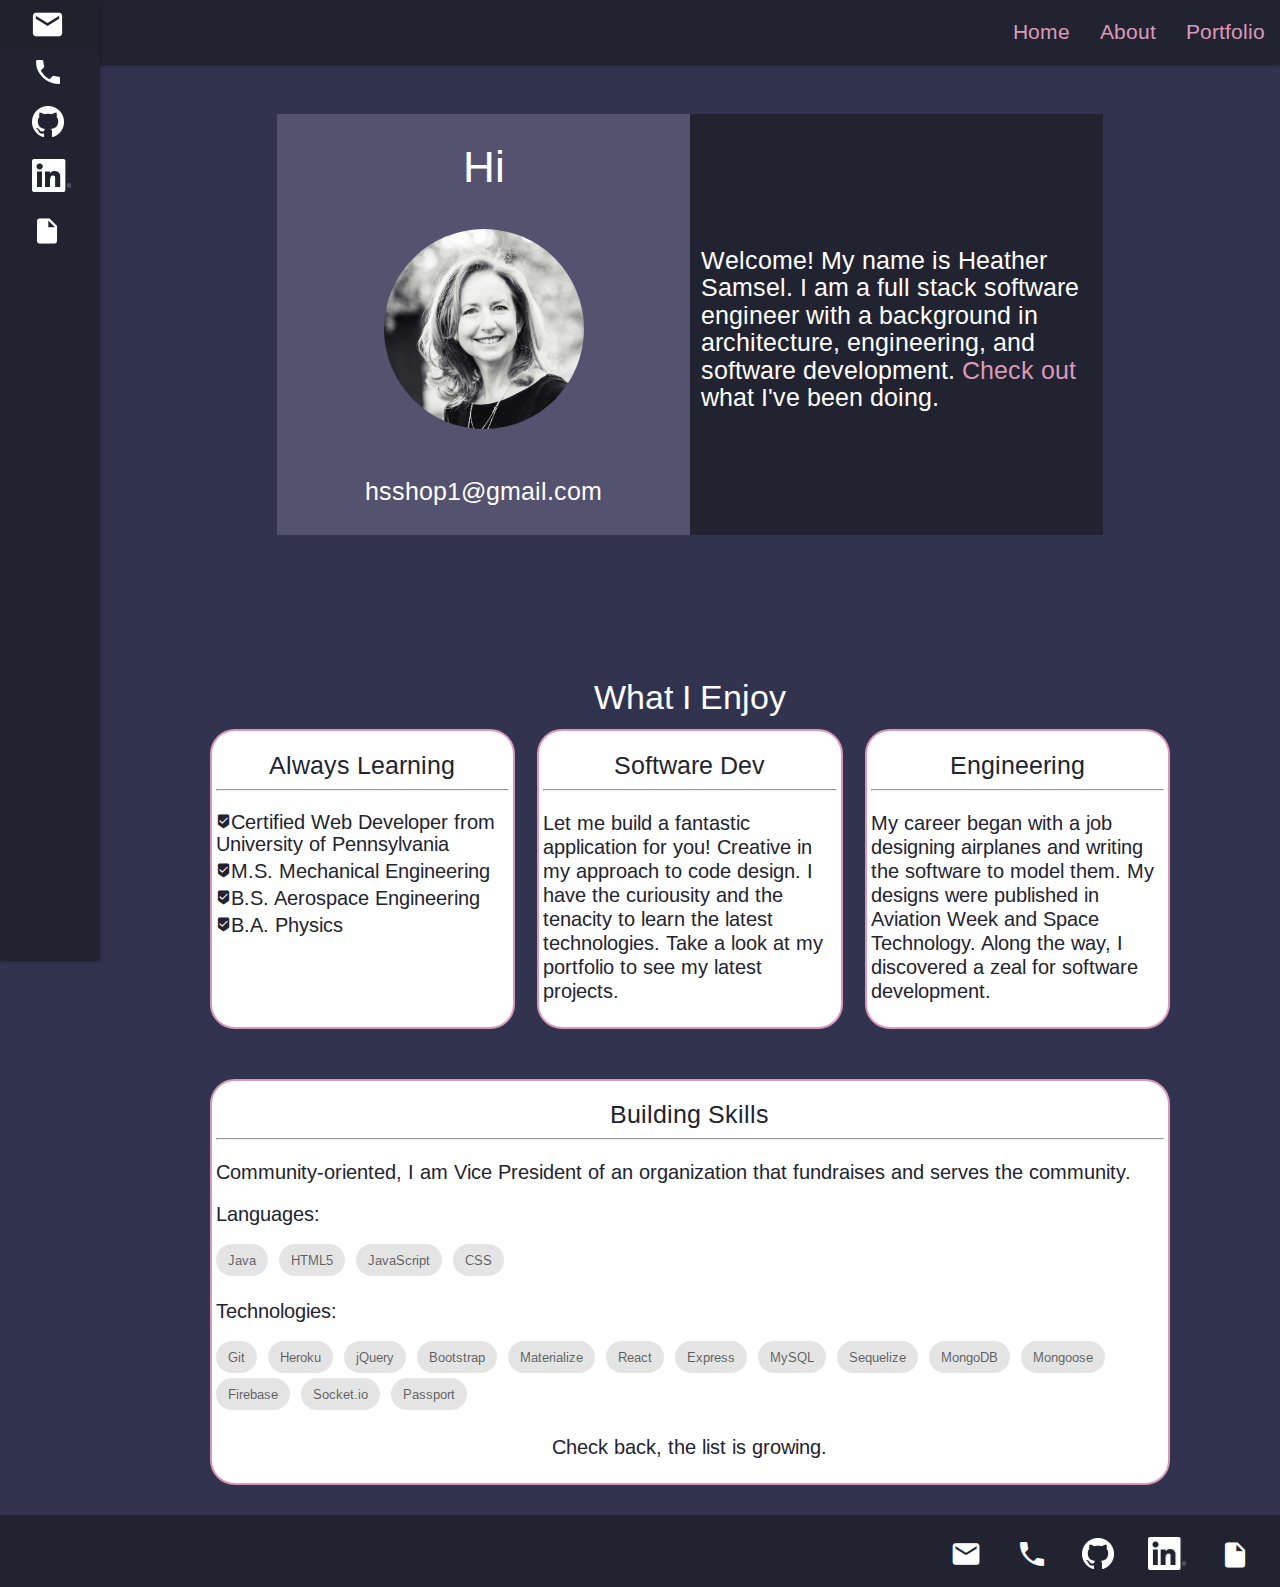
<file: index.html>
<!DOCTYPE html>
<html>

<head>
  <meta charset="utf-8">
  <meta http-equiv="X-UA-Compatible" content="IE=edge">
  <title>Heather's Portfolio</title>
  <meta name="viewport" content="width=device-width, initial-scale=1">

  <!-- call reset -->
  <link rel="stylesheet" type="text/css" media="screen" href="assets/css/reset.css">

  <!-- Add the Font -->
  <link href="https://fonts.googleapis.com/css?family=Arimo" rel="stylesheet">

  <!-- Compiled and minified Materialize CSS -->
  <link rel="stylesheet" href="https://cdnjs.cloudflare.com/ajax/libs/materialize/1.0.0/css/materialize.min.css">

  <!-- Materialize icons css-->
  <link href="https://fonts.googleapis.com/icon?family=Material+Icons" rel="stylesheet">

  <!-- Profile css-->
  <link rel="stylesheet" type="text/css" media="screen" href="assets/css/style.css">
</head>

<body>

  <header>
      <div class="navbar-fixed">
    <nav>
      <div class="nav-wrapper">

        <!-- The hambuger menu for responsive sidenav (Contact info)-->
        <ul id="nav-mobile1" class="left">
          <li><a href="#" data-target="slide-out" class="sidenav-trigger" style="color: #DB99B9;"><i
                class="material-icons">menu</i></a></li>
        </ul>

        <!-- <a href="#" class="brand-logo"><img src="assets/images/logo.png" style="height:90px; width:auto; "></a> -->
        <ul id="nav-mobile" class="right">
          <!-- <ul id="nav-mobile" class="right hide-on-med-and-down"> -->
          <li><a href="index.html" class="active" style="color: #DB99B9;">Home</a></li>
          <li><a href="#about" class="active" style="color: #DB99B9;">About</a></li>
          <li><a href="projects.html" style="color: #DB99B9;">Portfolio</a></li>
        </ul>
      </div>
    </nav>
    </div>

  </header>
  <main>

    <!-- This is the fixed side navbar-->
    <ul id="slide-out" class="sidenav sidenav-fixed" style="background-color: #222330; width:100px">

      <!-- <li> <a class="footerIcons tooltipped" href="mailto:hsshop1@gmail.com" target="_blank" data-position="right" data-html="true"
          data-tooltip="EMAIL <div class='input-field inline'> <input type='text' value='hsshop1@gmail.com' style='color:white;'></div>">

        <i class="material-icons" style="color:white; font-size: 32px">mail</i></a>
      </li> -->


 <li> <a class="footerIcons tooltipped grow" href="mailto:hsshop1@gmail.com" target="_blank" data-position="right"
  data-tooltip="EMAIL hsshop1@gmail.com">

  <i class="material-icons" style="color:white; font-size: 32px">mail</i></a>
</li>


      <li> <a class="footerIcons tooltipped grow" href="tel:+12154933869" target="_blank" data-position="right"
          data-tooltip="CALL 215-493-3869"><i class="material-icons" style="color: white; font-size: 32px">phone</i>
        </a></li>

      <li><a class="footerIcons tooltipped grow" href="https://github.com/savycodr" target="_blank"
          data-position="right" data-tooltip="GITHUB savycodr"><img src="assets/images/GitHub-Mark-Light-64px.png"
            style="height:32px; width:auto; margin-top: 10px">
        </a></li>

      <li><a class="footerIcons tooltipped grow" href="https://www.linkedin.com/in/heather-samsel/" target="_blank"
          data-position="right" data-tooltip="LINKED IN"><img src="assets/images/In-White-66px-R.png"
            style="height:33px; width:auto;  margin-top: 15px">
        </a></li>

      <li><a class="footerIcons tooltipped grow" href="assets/Resume.pdf" target="_blank" data-position="right"
          data-tooltip="MY RESUME"><i class="material-icons"
            style="color: white; font-size: 30px; padding-top:0px; margin-top: 15px ">insert_drive_file</i>
        </a></li>
    </ul>

    <!-- a little strip of a header-->

    <div class="container" style="height:50px">
    </div>


    <!-- Intro -->
    <div id="intro">
      <div class="container">
        <div class="row flex">

          <div class="col s12 m6 white-text" style=" background-color: #55526f">
            <div class="row">
              <div class="col s12">
                <h3 class="center-align">Hi</h3>
              </div>
            </div>
            <div class="row">
              <div class="col s12 center-align">
                <img style="border-radius: 50%; height:200px; width:auto; margin-top:0em; margin-bottom: .5em"
                  src="assets/images/thumbnail.jpg">
              </div>
            </div>
            <div class="row">
              <div class="col s12 center-align">

                <h5>hsshop1@gmail.com</h5>
              </div>
            </div>
          </div>

          <div class="col s12 m6 bird  valign-wrapper" style="background-color: #222330;">
            <h4 style="font-size:25px">Welcome! My name is Heather Samsel. I am a full stack
              software
              engineer with a
              background in architecture, engineering, and software
              development. <a href="projects.html">Check out</a> what I've been doing.
            </h4>
          </div>
        </div>
      </div>
      <!--end of container-->
      <!-- About -->
      <div style="padding-top: 100px" id="about">
        <h4 class="center-align">What I Enjoy</h4>

        <div class="row flex">

          <div class="col s10 offset-s1 flex">
            <div class="row flex">

              <div class="col s12 m6 l4  flex ">
                <div class="aboutCol">
                  <h5 class="center-align">Always Learning</h5>
                  <hr>
                  <ul>
                      <li><i class="tiny material-icons">beenhere</i>Certified Web Developer from University of Pennsylvania
                      </li>
                      <li><i class="tiny material-icons">beenhere</i>M.S. Mechanical Engineering</li>
                    <li><i class="tiny material-icons">beenhere</i>B.S. Aerospace Engineering</li>
                    <li><i class="tiny material-icons">beenhere</i>B.A. Physics</li>
                  </ul>
                </div> <!-- end of column -->
              </div>
              <div class="col s12 m6 l4 flex">
                <div class="aboutCol">

                  <h5 class="center-align">Software Dev</h5>
                  <hr>
                  <p class="flow-text" style="font-size: 20px">
                    Let me build a fantastic application for you! Creative in my approach to code design. I have the curiousity and the tenacity to learn the latest
                    technologies.
                    Take a look at my portfolio to see my latest projects.
                  </p>
                </div>
              </div>

              <div class="col s12 m6 l4 flex ">
                <div class="aboutCol">
                  <h5 class="center-align">Engineering</h5>
                  <hr>
                  <p class="flow-text" style="font-size: 20px">
                    My career began with a job designing airplanes and writing the software to model them. My designs were published in Aviation Week and Space Technology. Along the way, I
                    discovered a zeal for
                     software development.
                  </p>
                </div>
              </div>
            </div> <!-- end of row -->
          </div>
        </div>

        <div class="row flex">
          <div class="col s10 offset-s1">
            <div class="aboutCol">
              <h5 class="center-align">Building Skills</h5>
              <hr>
              <p class="flow-text" style="font-size: 20px">
                Community-oriented, I am Vice President of an organization that fundraises and serves the community.
              </p>
              <div class="row">
                <div class="col s12 ">
                  Languages:
                </div>
              </div>
              <div class="row">
                <div class="col s10">
                  <div class="chip">Java</div>
                  <div class="chip">HTML5</div>
                  <div class="chip">JavaScript</div>
                  <div class="chip">CSS</div>
                </div>
              </div>
              <!--end of row-->
              <div class="row">
                <div class="col s12">
                  Technologies:
                </div>
              </div>
              <div class="row">
                <div class="col s12">
                  <div class="chip">Git</div>
                  <div class="chip">Heroku</div>
                  <div class="chip">jQuery</div>
                  <div class="chip">Bootstrap</div>
                  <div class="chip">Materialize</div>
                  <div class="chip">React</div>
                  <div class="chip">Express</div>
                  <div class="chip">MySQL</div>
                  <div class="chip">Sequelize</div>
                  <div class="chip">MongoDB</div>
                  <div class="chip">Mongoose</div>
                  <div class="chip">Firebase</div>
                  <div class="chip">Socket.io</div>
                  <div class="chip">Passport</div>
                </div>
              </div>
              <!--end of row-->
              <p class="center-align">Check back, the list is growing.</p>

            </div> <!-- end of about -->
          </div> <!-- end of column-->
        </div> <!-- end of row -->

      </div>
    </div><!-- End of intro -->
  </main>

  <footer class="page-footer">

    <!-- Credits
    <br>
    Dana Isley - portrait, Steve Matteson - Arimo font, colormind.io - color pallete, Materializecss
    </div> -->
    <div class=" right-align">

      <a class="footerIcons tooltipped" href="mailto:hsshop1@gmail.com" target="_blank" data-position="top"
        data-tooltip="EMAIL"><i class="material-icons" style="color:white; font-size: 32px">mail</i></a>

      <a class="footerIcons tooltipped" href="tel:+12154933869" target="_blank" data-position="top"
        data-tooltip="CALL"><i class="material-icons" style="color: white; font-size: 32px">phone</i> </a>

      <a class="footerIcons tooltipped" href="https://github.com/savycodr" target="_blank" data-position="top"
        data-tooltip="GITHUB"><img src="assets/images/GitHub-Mark-Light-64px.png" style="height:32px; width:auto; ">
      </a>

      <a class="footerIcons tooltipped" href="https://www.linkedin.com/in/heather-samsel/" target="_blank"
        data-position="top" data-tooltip="LINKED IN"><img src="assets/images/In-White-66px-R.png"
          style="height:33px; width:auto; ">
      </a>

      <a class="footerIcons tooltipped" href="assets/Resume.pdf" target="_blank" data-position="top"
        data-tooltip="RESUME"><i class="material-icons"
          style="color: white; font-size: 30px; padding-top:5px">insert_drive_file</i>
      </a>

    </div>
  </footer>

  <!-- Added link to the jQuery Library -->
  <script src="https://cdnjs.cloudflare.com/ajax/libs/jquery/3.2.1/jquery.min.js"></script>

  <!-- Materialize JavaScript -->
  <script src="https://cdnjs.cloudflare.com/ajax/libs/materialize/1.0.0/js/materialize.min.js"></script>

  <script src="assets/javascript/app.js"></script>
</body>

</html>
</file>
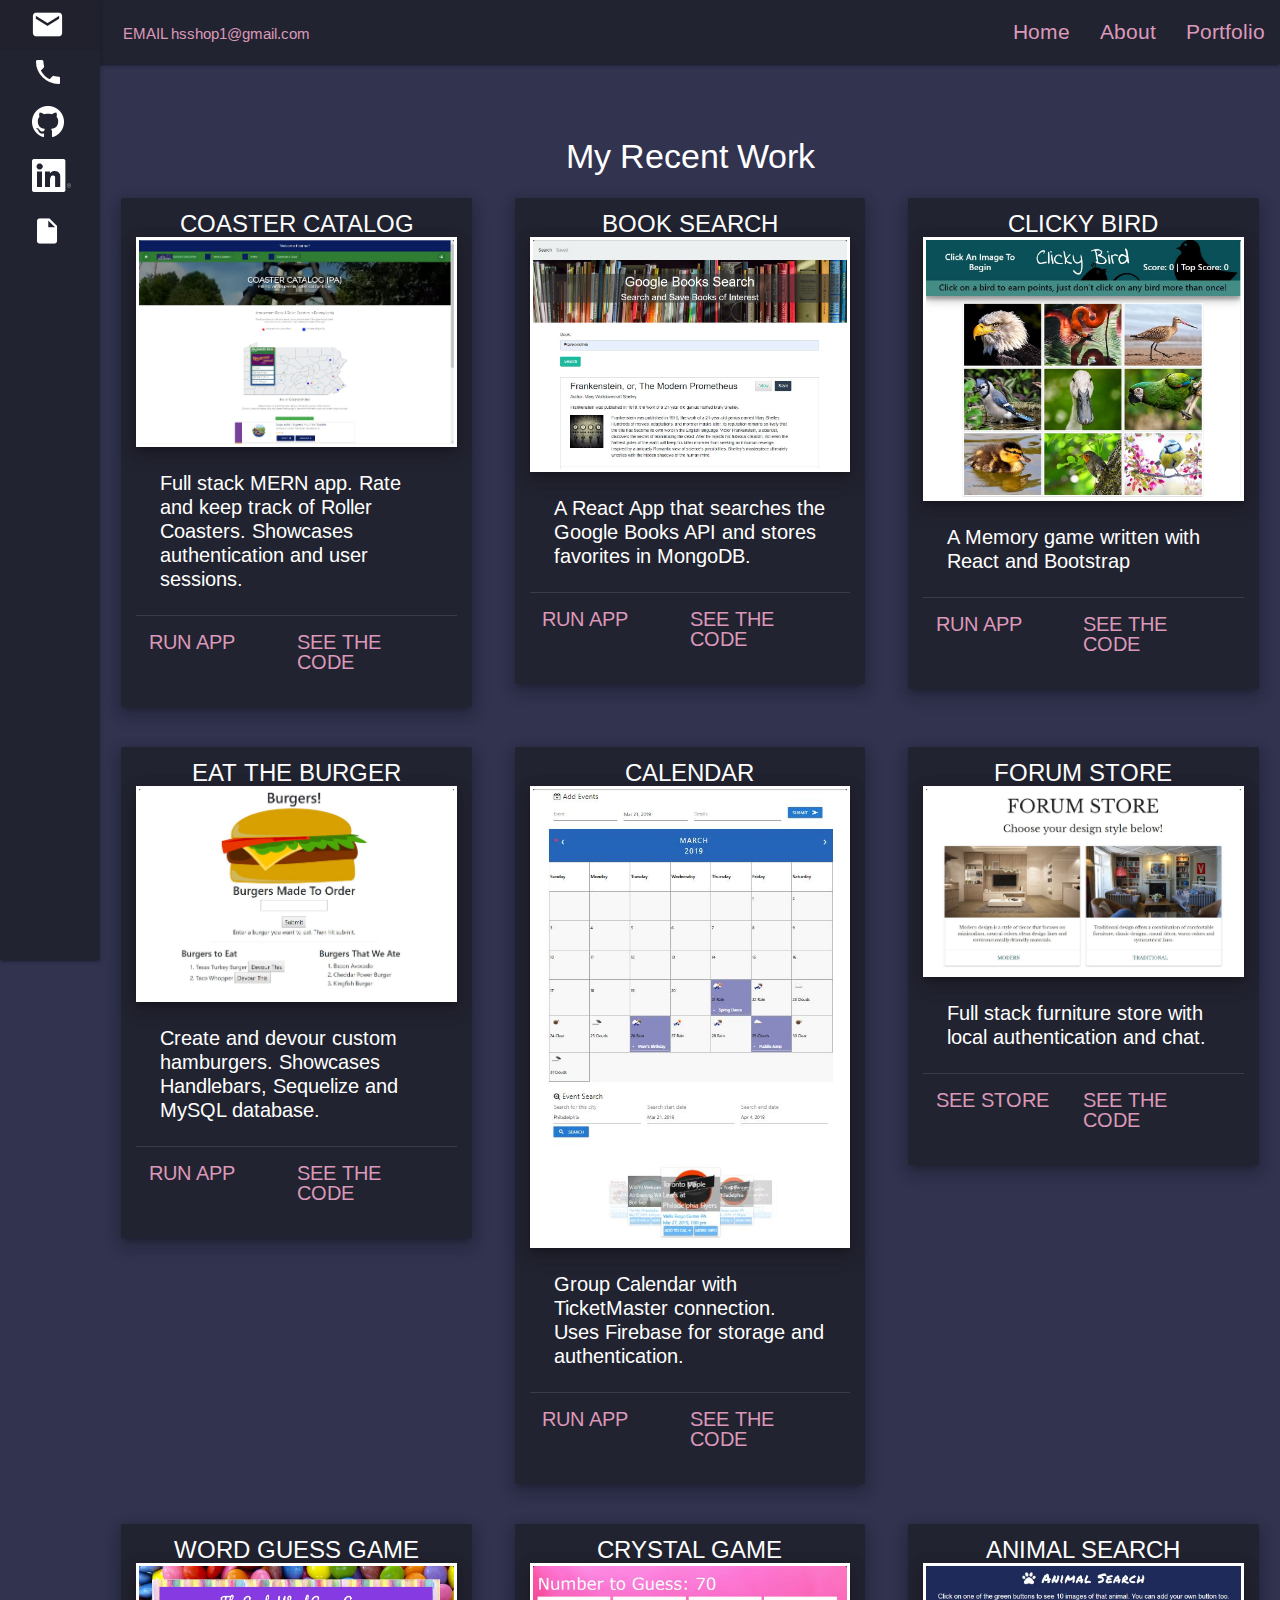
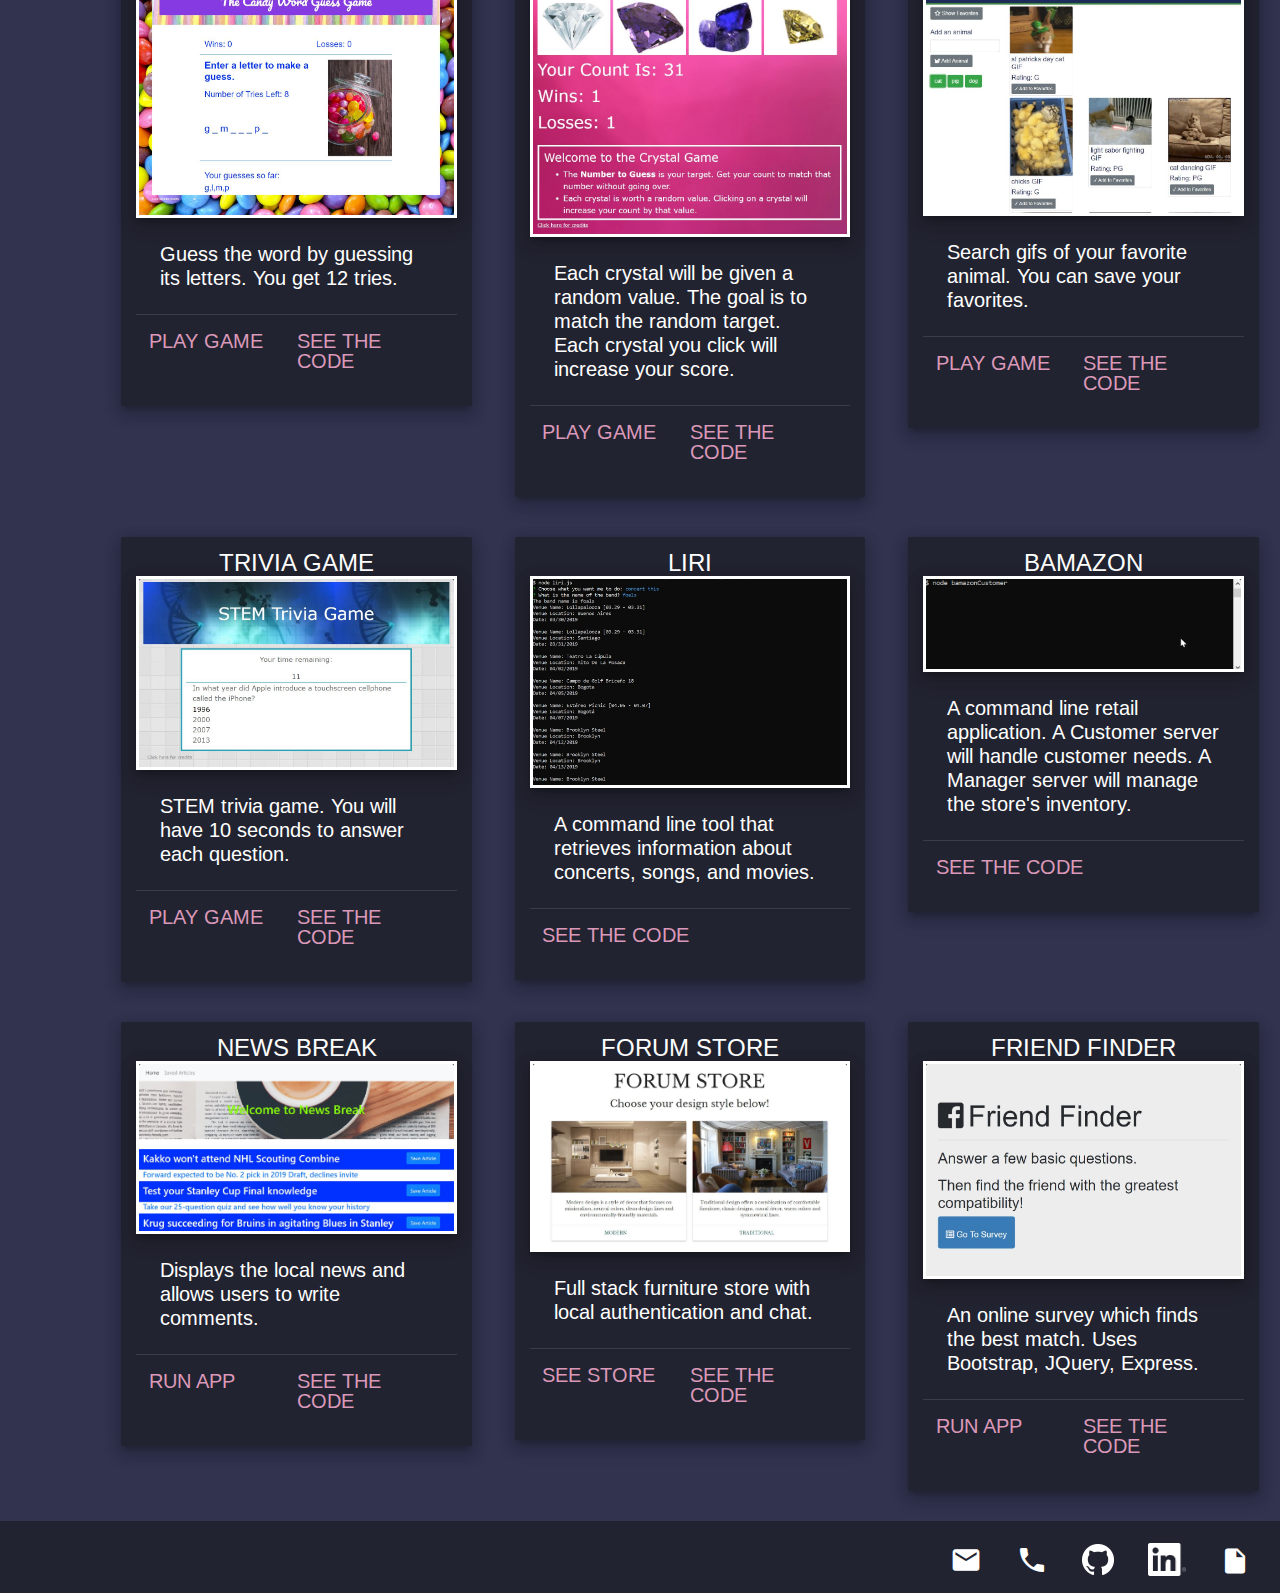
<file: projects.html>
<!DOCTYPE html>
<html>

<head>
  <meta charset="utf-8">
  <meta http-equiv="X-UA-Compatible" content="IE=edge">
  <title>Heather's Portfolio</title>
  <meta name="viewport" content="width=device-width, initial-scale=1">

  <!-- call reset -->
  <link rel="stylesheet" type="text/css" media="screen" href="assets/css/reset.css">

  <!-- Add the Font -->
  <link href="https://fonts.googleapis.com/css?family=Arimo" rel="stylesheet">

  <!-- Compiled and minified Materialize CSS -->
  <link rel="stylesheet" href="https://cdnjs.cloudflare.com/ajax/libs/materialize/1.0.0/css/materialize.min.css">

  <!-- Materialize icons css-->
  <link href="https://fonts.googleapis.com/icon?family=Material+Icons" rel="stylesheet">

  <!-- Profile css-->
  <link rel="stylesheet" type="text/css" media="screen" href="assets/css/style.css">
</head>

<body>

  <header>
    <nav>
      <div class="nav-wrapper">

        <!-- The hambuger menu for responsive sidenav (Contact info)-->
        <ul id="nav-mobile1" class="left">
          <li><a href="#" data-target="slide-out" class="sidenav-trigger" style="color: #DB99B9;"><i
                class="material-icons">menu</i></a></li>
        </ul>

        <!-- <a href="#" class="brand-logo center"><img src="assets/images/logo.png" style="height:90px; width:auto; "></a> -->
        <!-- <ul id="nav-mobile" class="right hide-on-med-and-down"> -->
        <ul id="nav-mobile" class="right">
          <li><a href="index.html" class="active" style="color: #DB99B9;">Home</a></li>
          <li><a href="index.html#about" class="active" style="color: #DB99B9;">About</a></li>
          <li><a href="projects.html" class="active" style="color: #DB99B9;">Portfolio</a></li>
        </ul>
      </div>
    </nav>

  </header>
  <main>
    <!-- This is the fixed side navbar-->
    <ul id="slide-out" class="sidenav sidenav-fixed" style="background-color: #222330; width:100px">

      <li> <a class="footerIcons tooltipped grow" href="mailto:hsshop1@gmail.com" target="_blank" data-position="right"
          data-tooltip="EMAIL hsshop1@gmail.com">

          <i class="material-icons" style="color:white; font-size: 32px">mail</i></a>
      </li>


      <li> <a class="footerIcons tooltipped grow" href="tel:+12154933869" target="_blank" data-position="right"
          data-tooltip="CALL 215-493-3869"><i class="material-icons" style="color: white; font-size: 32px">phone</i>
        </a></li>

      <li><a class="footerIcons tooltipped grow" href="https://github.com/savycodr" target="_blank"
          data-position="right" data-tooltip="GITHUB savycodr"><img src="assets/images/GitHub-Mark-Light-64px.png"
            style="height:32px; width:auto; margin-top: 10px">
        </a></li>

      <li><a class="footerIcons tooltipped grow" href="https://www.linkedin.com/in/heather-samsel/" target="_blank"
          data-position="right" data-tooltip="LINKED IN"><img src="assets/images/In-White-66px-R.png"
            style="height:33px; width:auto;  margin-top: 15px">
        </a></li>

      <li><a class="footerIcons tooltipped grow" href="assets/Resume.pdf" target="_blank" data-position="right"
          data-tooltip="MY RESUME"><i class="material-icons"
            style="color: white; font-size: 30px; padding-top:0px; margin-top: 15px ">insert_drive_file</i>
        </a></li>
    </ul>

    <!-- a little strip of a header-->
    <div class="container" style="height:50px">
    </div>

    <!-- Need this margin to account for the 100 width sidenav -->
    <div id="portfolio">
      <h4 class="center-align">My Recent Work</h4>

      <div class="row">
        <div class="col s12 m6 l4 proj">
          <div class="card center-align z-depth-3">
            <span class="card-title">COASTER CATALOG</span>
            <div class="card-image z-depth-3">
              <img class="materialboxed responsive-img" src="assets/images/coaster.jpg">
            </div>
            <div class="card-content left-align">
              <p>Full stack MERN app. Rate and keep track of Roller Coasters. Showcases authentication and user sessions.</p>
            </div>
            <div class="card-action left-align">
              <div class="row">
                <div class="col s6" style="padding: 0px">
                  <a href="https://coaster-catalog.herokuapp.com/" target="_blank" style="color: #DB99B9">Run App</a>
                </div>
                <div class="col s6" style="padding: 0px">
                  <a href="https://github.com/ShaneWTP/Coaster-Catalog" target="_blank" style="color: #DB99B9">See
                    the Code</a>
                </div>
              </div>
            </div>
          </div>
        </div><!-- end of col -->

        <div class="col s12 m6 l4  proj">
          <div class="card center-align z-depth-3">
            <span class="card-title">BOOK SEARCH</span>
            <div class="card-image z-depth-3">
              <img class="materialboxed responsive-img" src="assets/images/book-search.jpg">
            </div>
            <div class="card-content left-align">
              <p>A React App that searches the Google Books API and stores favorites in MongoDB.</p>
            </div>
            <div class="card-action left-align">
              <div class="row">
                <div class="col s6" style="padding: 0px">
                  <a href="https://immense-tor-80963.herokuapp.com/" target="_blank" style="color: #DB99B9">Run
                    App</a>
                </div>
                <div class="col s6" style="padding: 0px">
                  <a href="https://github.com/savycodr/book-search" target="_blank" style="color: #DB99B9">See the
                    Code</a>
                </div>
              </div>
            </div>
          </div>
        </div><!-- end of col -->

        <div class="col s12 m6 l4 proj">
          <div class="card center-align z-depth-3">
            <span class="card-title">CLICKY BIRD</span>
            <div class="card-image z-depth-3">
              <img class="materialboxed responsive-img" src="assets/images/clickybird.jpg">
            </div>
            <div class="card-content left-align">
              <p>A  Memory game written with React and Bootstrap</p>
            </div>
            <div class="card-action left-align">
              <div class="row">
                <div class="col s6" style="padding: 0px">
                  <a href="https://clickybird.herokuapp.com/" target="_blank" style="color: #DB99B9">Run App</a>
                </div>
                <div class="col s6" style="padding: 0px">
                  <a href="https://github.com/savycodr/clickybird" target="_blank" style="color: #DB99B9">See the
                    Code</a>
                </div>
              </div>
            </div>
          </div>
        </div><!-- end of col -->
      </div><!-- end of row -->

      <div class="row">
        <div class="col s12 m6 l4 proj">
          <div class="card center-align z-depth-3">
            <span class="card-title">EAT THE BURGER</span>
            <div class="card-image z-depth-3">
              <img class="materialboxed responsive-img" src="assets/images/burger.jpg">
            </div>
            <div class="card-content left-align">
              <p>Create and devour custom hamburgers. Showcases Handlebars, Sequelize and MySQL database.</p>
            </div>
            <div class="card-action left-align">
              <div class="row">
                <div class="col s6" style="padding: 0px">
                  <a href="https://shrouded-spire-22602.herokuapp.com/" target="_blank" style="color: #DB99B9">Run App</a>
                </div>
                <div class="col s6" style="padding: 0px">
                  <a href="https://github.com/savycodr/burger" target="_blank" style="color: #DB99B9">See the Code</a>
                </div>
              </div>
            </div>
          </div>
        </div><!-- end of col -->

        <div class="col s12 m6 l4 proj">
          <div class="card center-align z-depth-3">
            <span class="card-title">CALENDAR</span>
            <div class="card-image z-depth-3">
              <img class="materialboxed responsive-img" src="assets/images/co-calendar.jpg">
            </div>
            <div class="card-content left-align">
              <p>Group Calendar with TicketMaster connection. Uses Firebase for storage and authentication.</p>
            </div>
            <div class="card-action left-align">
              <div class="row">
                <div class="col s6" style="padding: 0px">
                  <a href=" https://savycodr.github.io/co-calendar/" target="_blank" style="color: #DB99B9">Run App</a>
                </div>
                <div class="col s6" style="padding: 0px">
                  <a href="https://github.com/savycodr/co-calendar" target="_blank" style="color: #DB99B9">See the
                    Code</a>
                </div>
              </div>
            </div>
          </div>
        </div><!-- end of col -->

        <div class="col s12 m6 l4 proj">
          <div class="card center-align z-depth-3">
            <span class="card-title">FORUM STORE</span>
            <div class="card-image z-depth-3">
              <img class="materialboxed responsive-img" src="assets/images/forum-store.jpg">
            </div>
            <div class="card-content left-align">
              <p>Full stack furniture store with local authentication and chat. </p>
            </div>
            <div class="card-action left-align">
              <div class="row">
                <div class="col s6" style="padding: 0px">
                  <a href="https://forumstore.herokuapp.com/" target="_blank" style="color: #DB99B9">See Store</a>
                </div>
                <div class="col s6" style="padding: 0px">
                  <a href="https://github.com/jenerationx/team8project2" target="_blank" style="color: #DB99B9">See
                    the Code</a>
                </div>
              </div>
            </div>
          </div>
        </div><!-- end of col -->
      </div><!-- end of row -->

      <div class="row">
        <div class="col s12 m6 l4 proj">
            <div class="card center-align z-depth-3">
              <span class="card-title">WORD GUESS GAME</span>
              <div class="card-image z-depth-3">
                <img class="materialboxed responsive-img" src="assets/images/word-guess.jpg">
              </div>
              <div class="card-content left-align">
                <p>Guess the word by guessing its letters. You get 12 tries.</p>
              </div>
              <div class="card-action left-align">
                <div class="row">
                  <div class="col s6" style="padding: 0px">
                    <a href="https://savycodr.github.io/word-guess-game/" target="_blank" style="color: #DB99B9">Play
                      Game</a>
                  </div>
                  <div class="col s6" style="padding: 0px">
                    <a href="https://github.com/savycodr/word-guess-game" target="_blank" style="color: #DB99B9">See the
                      Code</a>
                  </div>
                </div>
              </div>
            </div>
          </div><!-- end of col -->
  
          <div class="col s12 m6 l4 proj">
            <div class="card center-align z-depth-3">
              <span class="card-title">CRYSTAL GAME</span>
              <div class="card-image z-depth-3">
                <img class="materialboxed responsive-img" src="assets/images/crystal-game.jpg">
              </div>
              <div class="card-content left-align">
                <p>Each crystal will be given a random value. The goal is to match the random target. Each crystal you
                  click will increase your score.</p>
              </div>
              <div class="card-action left-align">
                <div class="row">
                  <div class="col s6" style="padding: 0px">
                    <a href=" https://savycodr.github.io/crystal-game/" target="_blank" style="color: #DB99B9">Play
                      Game</a>
                  </div>
                  <div class="col s6" style="padding: 0px">
                    <a href="https://github.com/savycodr/crystal-game" target="_blank" style="color: #DB99B9">See the
                      Code</a>
                  </div>
                </div>
              </div>
            </div>
          </div><!-- end of col -->

          <div class="col s12 m6 l4 proj">
            <div class="card center-align  z-depth-3">
              <span class="card-title">ANIMAL SEARCH</span>
              <div class="card-image z-depth-3">
                <img class="materialboxed responsive-img" src="assets/images/image-viewer.jpg">
              </div>
              <div class="card-content left-align">
                <p>Search gifs of your favorite animal. You can save your favorites.</p>
              </div>
              <div class="card-action left-align">
                <div class="row">
                  <div class="col s6" style="padding: 0px">
                    <a href="https://savycodr.github.io/image-viewer/" target="_blank" style="color: #DB99B9">Play
                      Game</a>
                  </div>
                  <div class="col s6" style="padding: 0px">
                    <a href="https://github.com/savycodr/image-viewer" target="_blank" style="color: #DB99B9">See the
                      Code</a>
                  </div>
                </div>
              </div>
            </div>
          </div><!-- end of col -->
        </div><!-- end of row -->

      <div class="row">
        <div class="col s12 m6 l4 proj">
          <div class="card center-align z-depth-3">
            <span class="card-title">TRIVIA GAME</span>
            <div class="card-image z-depth-3">
              <img class="materialboxed responsive-img" src="assets/images/trivia-game.jpg">
            </div>
            <div class="card-content left-align">
              <p>STEM trivia game. You will have 10 seconds to answer each question.</p>
            </div>
            <div class="card-action left-align">
              <div class="row">
                <div class="col s6" style="padding: 0px">
                  <a href="https://savycodr.github.io/trivia-game/" target="_blank" style="color: #DB99B9">Play Game</a>
                </div>
                <div class="col s6" style="padding: 0px">
                  <a href="https://github.com/savycodr/trivia-game" target="_blank" style="color: #DB99B9">See the
                    Code</a>
                </div>
              </div>
            </div>
          </div>
        </div><!-- end of col -->
            
        <div class="col s12 m6 l4 proj">
          <div class="card center-align z-depth-3">
            <span class="card-title">LIRI</span>
            <div class="card-image z-depth-3">
              <img class="materialboxed responsive-img" src="assets/images/liri.jpg">
            </div>
            <div class="card-content left-align">
              <p>A command line tool that retrieves information about concerts, songs, and movies.</p>
            </div>
            <div class="card-action left-align">
              <div class="row">
                <div class="col s12" style="padding: 0px">
                  <a href="https://github.com/savycodr/tri-node-app" target="_blank" style="color: #DB99B9">See the
                    Code</a>
                </div>
              </div>
            </div>
          </div>
        </div><!-- end of col -->

        <div class="col s12 m6 l4 proj">
          <div class="card center-align z-depth-3">
            <span class="card-title">BAMAZON</span>
            <div class="card-image z-depth-3">
              <img class="materialboxed responsive-img" src="assets/images/customer_run.gif">
            </div>
            <div class="card-content left-align">
              <p>A command line retail application. A Customer server will handle customer needs. A Manager server will
                manage the store's inventory.</p>
            </div>
            <div class="card-action left-align">
              <div class="row">
                <div class="col s12" style="padding: 0px">
                  <a href="https://github.com/savycodr/bamazon" target="_blank" style="color: #DB99B9">See the Code</a>
                </div>
              </div>
            </div>
          </div>
        </div><!-- end of col -->
      </div><!-- end of row -->

      <div class="row">
        <div class="col s12 m6 l4 proj">
          <div class="card center-align z-depth-3">
            <span class="card-title">NEWS BREAK</span>
            <div class="card-image z-depth-3">
              <img class="materialboxed responsive-img" src="assets/images/news-break.jpg">
            </div>
            <div class="card-content left-align">
              <p>Displays the local news and allows users to write comments.</p>
            </div>
            <div class="card-action left-align">
              <div class="row">
                <div class="col s6" style="padding: 0px">
                  <a href="https://enigmatic-crag-82281.herokuapp.com/" target="_blank" style="color: #DB99B9">Run
                    App</a>
                </div>
                <div class="col s6" style="padding: 0px">
                  <a href="https://github.com/savycodr/news-break" target="_blank" style="color: #DB99B9">See the
                    Code</a>
                </div>
              </div>
            </div>
          </div>
        </div><!-- end of col -->
        
        <div class="col s12 m6 l4 proj">
          <div class="card center-align z-depth-3">
            <span class="card-title">FORUM STORE</span>
            <div class="card-image z-depth-3">
              <img class="materialboxed responsive-img" src="assets/images/forum-store.jpg">
            </div>
            <div class="card-content left-align">
              <p>Full stack furniture store with local authentication and chat. </p>
            </div>
            <div class="card-action left-align">
              <div class="row">
                <div class="col s6" style="padding: 0px">
                  <a href="https://forumstore.herokuapp.com/" target="_blank" style="color: #DB99B9">See Store</a>
                </div>
                <div class="col s6" style="padding: 0px">
                  <a href="https://github.com/jenerationx/team8project2" target="_blank" style="color: #DB99B9">See
                    the Code</a>
                </div>
              </div>
            </div>
          </div>
        </div><!-- end of col -->

        <div class="col s12 m6 l4  proj">
          <div class="card center-align z-depth-3">
            <span class="card-title">FRIEND FINDER</span>
            <div class="card-image z-depth-3">
              <img class="materialboxed responsive-img" src="assets/images/friend-finder.jpg">
            </div>
            <div class="card-content left-align">
              <p>An online survey which finds the best match. Uses Bootstrap, JQuery, Express.</p>
            </div>
            <div class="card-action left-align">
              <div class="row">
                <div class="col s6" style="padding: 0px">
                  <a href="https://morning-gorge-84875.herokuapp.com/" target="_blank" style="color: #DB99B9">Run
                    App</a>
                </div>
                <div class="col s6" style="padding: 0px">
                  <a href="https://github.com/savycodr/friend-finder" target="_blank" style="color: #DB99B9">See the
                    Code</a>
                </div>
              </div>
            </div>
          </div>
        </div><!-- end of col -->
      </div><!-- end of row -->
    </div> <!-- end of portfolio -->

  </main>

  <footer class="page-footer">

    <div class="right-align">

      <a class="footerIcons tooltipped" href="mailto:hsshop1@gmail.com" target="_blank" data-position="top"
        data-tooltip="EMAIL"><i class="material-icons" style="color:white; font-size: 32px">mail</i></a>

      <a class="footerIcons tooltipped" href="tel:+12154933869" target="_blank" data-position="top"
        data-tooltip="CALL"><i class="material-icons" style="color: white; font-size: 32px">phone</i> </a>

      <a class="footerIcons tooltipped" href="https://github.com/savycodr" target="_blank" data-position="top"
        data-tooltip="GITHUB"><img src="assets/images/GitHub-Mark-Light-64px.png" style="height:32px; width:auto; ">
      </a>

      <a class="footerIcons tooltipped" href="https://www.linkedin.com/in/heather-samsel/" target="_blank"
        data-position="top" data-tooltip="LINKED IN"><img src="assets/images/In-White-66px-R.png"
          style="height:33px; width:auto; ">
      </a>

      <a class="footerIcons tooltipped" href="assets/Resume.pdf" target="_blank" data-position="top"
        data-tooltip="RESUME"><i class="material-icons"
          style="color: white; font-size: 30px; padding-top:5px">insert_drive_file</i>
      </a>

      <!-- Credits
        <br>
        Dana Isley - portrait, Steve Matteson - Arimo font, colormind.io - color pallete -->
    </div>
  </footer>
  <!-- Added link to the jQuery Library -->
  <script src="https://cdnjs.cloudflare.com/ajax/libs/jquery/3.2.1/jquery.min.js"></script>

  <!-- Materialize JavaScript -->
  <script src="https://cdnjs.cloudflare.com/ajax/libs/materialize/1.0.0/js/materialize.min.js"></script>

  <script src="assets/javascript/app.js"></script>
</body>

</html>
</file>
<file: assets/css/style.css>
body {
    background-color: #31334F;
    color: #ffffff;
    font-family: 'Arimo', sans-serif;
    font-size: 20px;

    /* for sticky footer */
    display: flex;
    min-height: 100vh;
    flex-direction: column;
}

main {
  /* for sticky footer */
  flex: 1 0 auto;
} 
     
.nav-wrapper {
  background-color: #222330;
  color: #DB99B9;
  padding-bottom: 15px;
}
nav ul a {
  font-size: 1.4rem;
}

.page-footer {
  background-color: #222330;
  padding-bottom: 15px;
  font-size: 15px;
}

.footerIcons{
  padding-right: 2em;
}

#callingCard {
  background-color: #222330;
  margin-top: 10px;
  /* border: 3px, solid, #DB99B9; */
}

#callingCard img {
  padding: 15px 5px 5px 5px;
  /* height: 250px;
  width: auto; */
}

#callingCard p {
  margin: 5px;
}

.name, .email{
  color: #222330;
}

.card {
    background-color: #222330;
    /* background-color: #768EB5; */
    color: #FFFFFF;
    padding: 15px;
    margin: 10px;
}

.card .card-action{
  padding-bottom: 0px;
  margin-bottom: 0px;
}

#callingCard img {
  width: 280px;
  height: auto;
}

#portfolio .card-image {
    border: solid 3px #FFFFFF;
    /* border: solid 3px #768EB5; */
}


.fixed-action-btn{
/*desired value*/
left: 5px;
  /* left: 5px;
  top: 10px; */
  }


.divider{
  margin-right:30px;
  background-color: #DB99B9;
}

/* this is for the tool tip */
.material-tooltip {
  background-color: #222330;
  color: #DB99B9;
}

/* #callingCard .material-tooltip {
  background-color: #31334F;
  color: #DB99B9;
} */

/* .col{
  padding:3px;
} */

.aboutCol{
  color: #222330; 
  background-color: white;
  border-radius: 25px; 
  border: 2px solid #DB99B9; 
  font-size:20px;
  padding:4px;
  margin-bottom: 10px;
  /* height: 480px; */
  /* this is for the carousel only */
  /* width: 60%;
  padding: 20px; */
  /* border: 2px solid #73AD21;  */
}

/* <!-- Need this margin to account for the 100 width sidenav --> */
#intro, #portfolio{
  margin-left:100px;
}

.carousel .indicators .indicator-item.active {
    background-color: #222330;
}

.carousel .indicators .indicator-item {
  background-color: #55526f;
}

.row .col.s4 {
  /* margin-left: 1px; */
}

.aboutCol ul{
  margin: 1em 0px;
  font-size: 20px;
}

.aboutCol ul li {
  padding-bottom: 5px;
  line-height: 1.1em;
}

p {
  line-height: 1.2em;
  margin: 1em 0px;
  /* font-size: 15px; */
}

a {
    color: #DB99B9;
}

/* this is for columns of a fixed height */
.flex {
  display: flex;
  flex-wrap: wrap;
}

.clearfix::after {
  content: "";
  clear: both;
  display: table;
}

/* playing with animation */
/* .bird { */
  /* background-image: url('bird.svg'); */
  /* background-image: "assets/images/airline-3807265_640.png";
  background-size: auto 100%;
  width: 88px;
  height: 125px;
  will-change: background-position;

  animation-name: fly-cycle;
  animation-timing-function: steps(10);
  animation-iteration-count: infinite;
  animation-duration: 1s;
  animation-delay: -0.5s;
  }
@keyframes fly-cycle {
  100% {
  background-position: -900px 0;
  } 
} */

/* my colors
 #DB99B9 - pink
 #55526f - light gray purple
 #31334F - slightly lighter purple (main body)
 #222330 - dk purple
*/

.bird{
  background:#DB99B9;
  -webkit-animation: super-rainbow 15s infinite alternate linear; 
  -moz-animation: super-rainbow 15s infinite alternate linear; 
}
@-webkit-keyframes super-rainbow {
  /* 0%   { background: red; } 
  20%  { background: orange; }
  40%  { background: yellow; }
  60%  { background: green; }
  80%  { background: blue; }
  100% { background: violet; } */
  0%   { background:#DB99B9; } 
  35%  { background:#55526f; }
  75%  { background:#31334F; }
  100%  { background:#222330; }
}

@-moz-keyframes super-rainbow {
  /* 0%   { background: red; } 
  20%  { background: orange; }
  40%  { background: yellow; }
  60%  { background: green; }
  80%  { background: blue; }
  100% { background: violet; } */
  0%   { background:#DB99B9; } 
  35%  { background:#55526f; }
  75%  { background:#31334F; }
  100%  { background:#222330; }
}/* end of animation */


/* Grow */
.grow { transition: all .2s ease-in-out; }
.grow:hover { transform: scale(1.1); }


@media (max-width: 1200px) {
  /* #intro, #portfolio{
    margin-left:0px;
  } */
}

  @media (max-width: 992px) {
    #intro, #portfolio{
      margin-left:0px;
    };
    /* .aboutCol{
      margin-bottom: 30px;
    } */



  }

  @media (max-width: 740px) {

    #intro, #portfolio{
      margin-left:0px;
    };

    /* .proj:nth-child(3n+1) {
      clear: left;
  } */
    
    /* .aboutCol{
      margin-bottom: 30px;
    } */
  } 

  /* iPhone 6: 375px (portrait), 667px (landscape)
  iPhone 6 Plus: 414 (portrait), 736px (landscape) */

  /* iphone 6 plus is 414px*/
  /* @media (max-width: 470px) { */
    /* @media (max-width: 520px) {

    .divider{
      margin-right:5px;
    }
    

} */

    /* because I no longer want two items per row */
    /* .imgcontainer:nth-child(even) {
      margin-right: auto;
  } */
</file>
